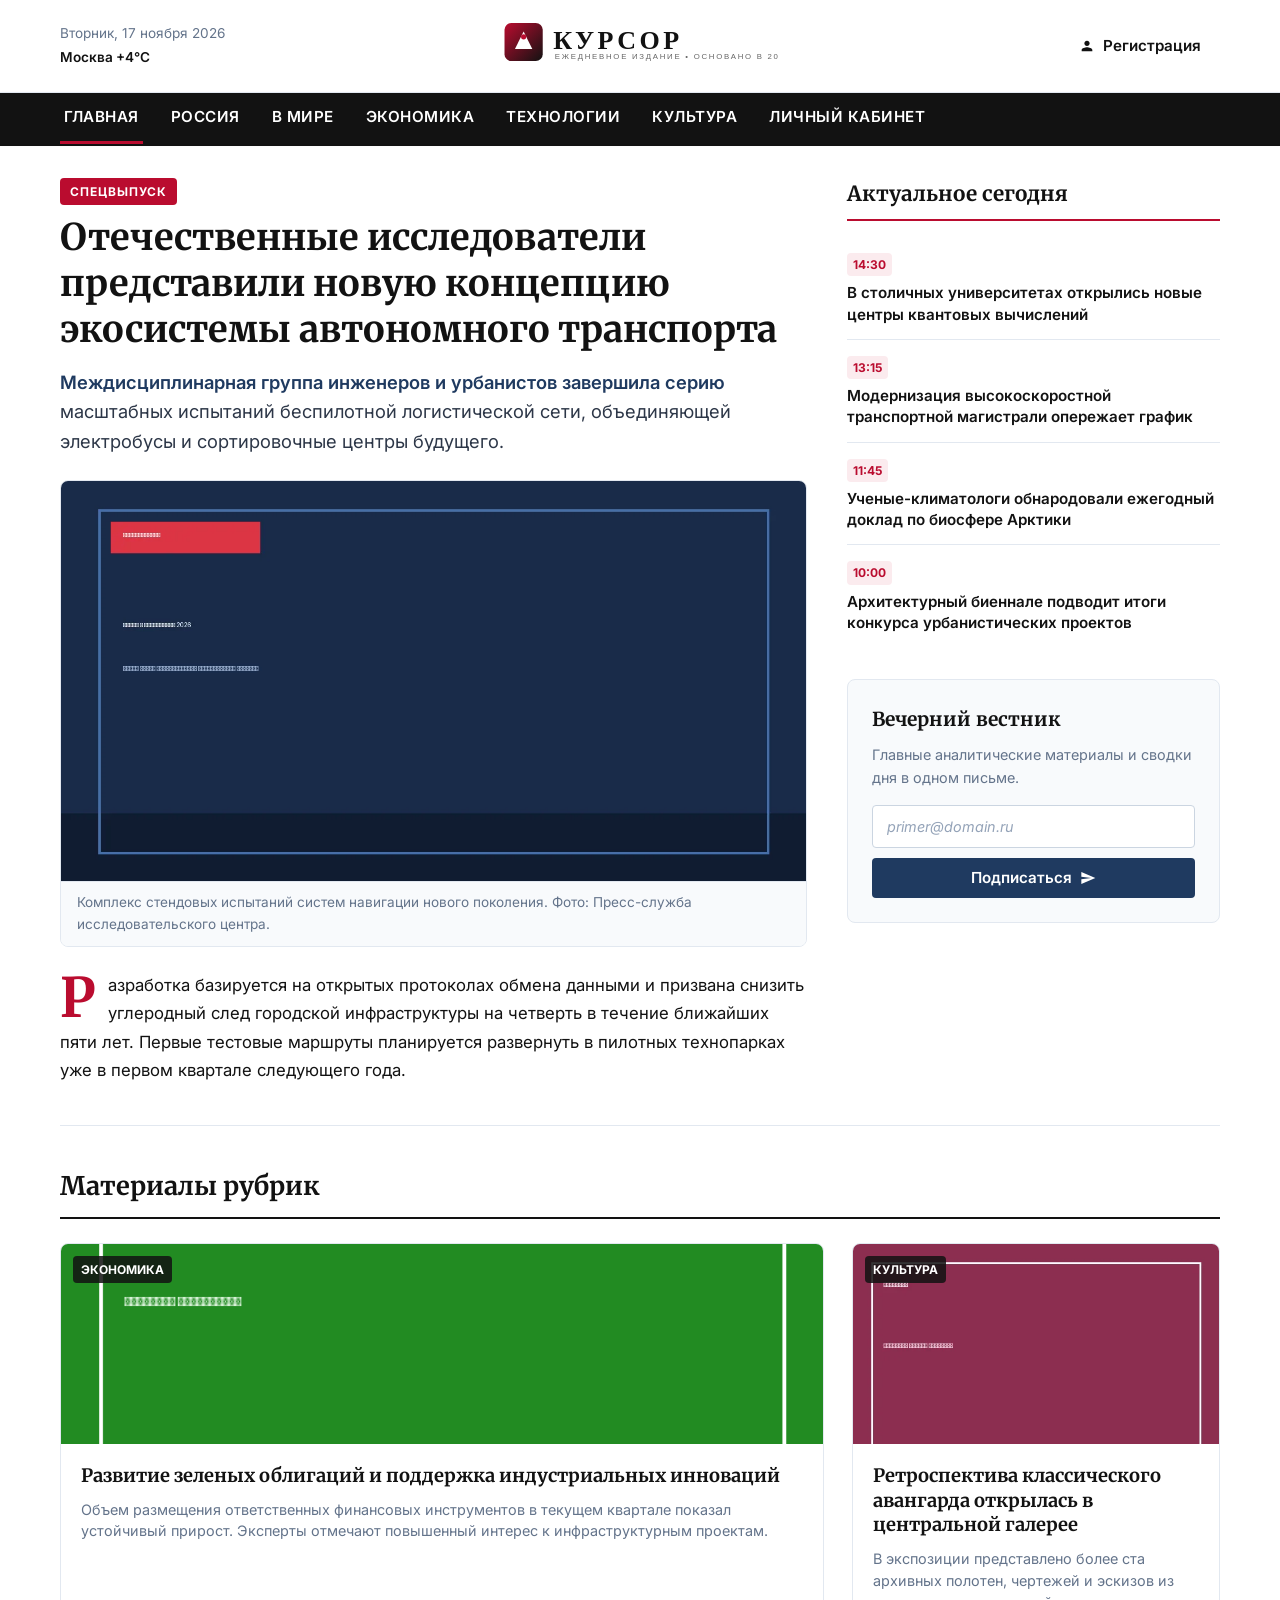
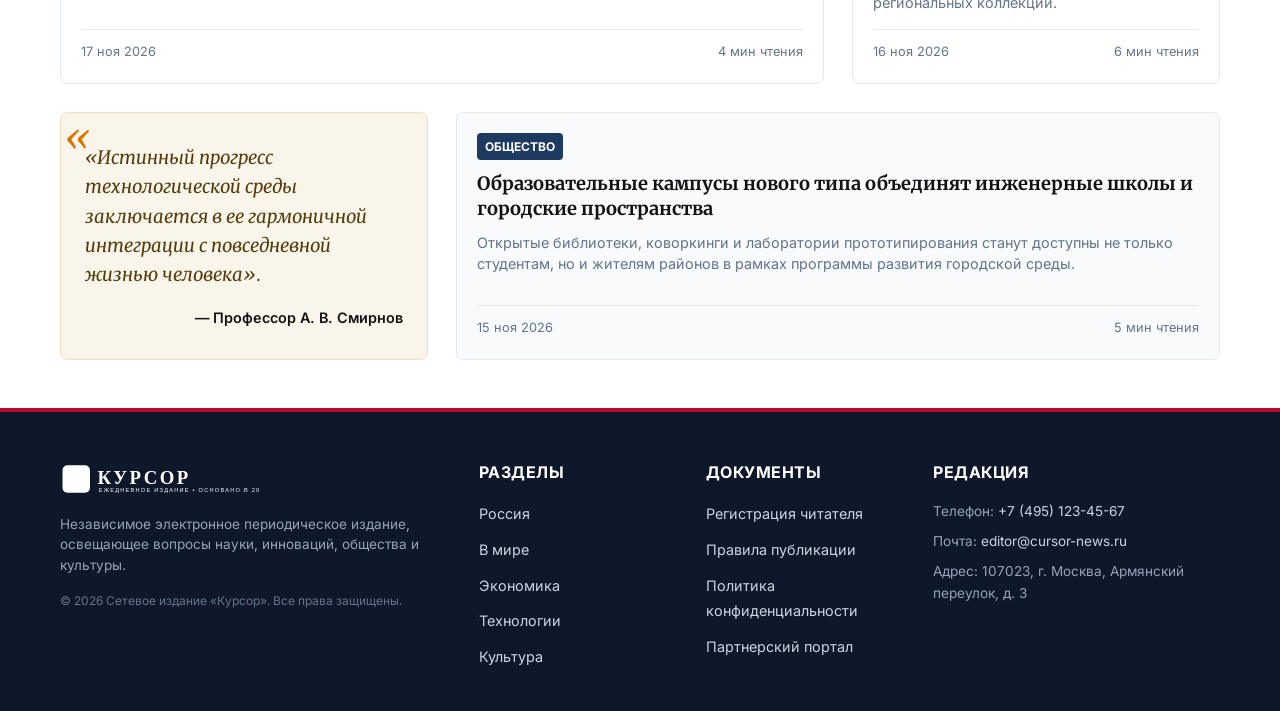
<file: lab1/index.html>
<!DOCTYPE html>
<html lang="ru">
<head>
  <meta charset="UTF-8">
  <meta name="viewport" content="width=device-width, initial-scale=1.0">
  <meta name="description" content="Информационный портал Курсор: свежие новости науки, технологий, культуры и общества.">
  <title>Курсор — Информационно-аналитический журнал</title>
  <link rel="stylesheet" href="css/normalize.css">
  <link rel="stylesheet" href="css/style.css">
</head>
<body>
  <header class="site-header">
    <div class="header-top container">
      <div class="header-date">
        <time datetime="2026-11-17">Вторник, 17 ноября 2026</time>
        <span class="header-city">Москва +4°C</span>
      </div>

      <div class="header-brand">
        <a href="index.html" class="brand-link">
          <img src="images/logo.svg" alt="Логотип издания Курсор" width="280" height="52" class="brand-logo">
        </a>
      </div>

      <div class="header-actions">
        <a href="form.html" class="btn btn-primary nav-action-btn">
          <svg class="icon" viewBox="0 0 24 24" width="16" height="16" fill="currentColor" aria-hidden="true">
            <path d="M12 12c2.21 0 4-1.79 4-4s-1.79-4-4-4-4 1.79-4 4 1.79 4 4 4zm0 2c-2.67 0-8 1.34-8 4v2h16v-2c0-2.66-5.33-4-8-4z"/>
          </svg>
          <span>Регистрация</span>
        </a>
      </div>
    </div>

    <nav class="main-nav" aria-label="Главная навигация">
      <div class="container">
        <ul class="nav-list">
          <li class="nav-item"><a href="index.html" class="nav-link active">Главная</a></li>
          <li class="nav-item"><a href="#russia" class="nav-link">Россия</a></li>
          <li class="nav-item"><a href="#world" class="nav-link">В мире</a></li>
          <li class="nav-item"><a href="#economy" class="nav-link">Экономика</a></li>
          <li class="nav-item"><a href="#tech" class="nav-link">Технологии</a></li>
          <li class="nav-item"><a href="#culture" class="nav-link">Культура</a></li>
          <li class="nav-item"><a href="form.html" class="nav-link">Личный кабинет</a></li>
        </ul>
      </div>
    </nav>
  </header>

  <main class="site-main container">
    <section class="lead-section" id="tech">
      <article class="lead-article">
        <div class="lead-badge">Спецвыпуск</div>
        <h1 class="lead-title">
          <a href="#lead-full">Отечественные исследователи представили новую концепцию экосистемы автономного транспорта</a>
        </h1>
        <p class="lead-intro">
          Междисциплинарная группа инженеров и урбанистов завершила серию масштабных испытаний беспилотной логистической сети, объединяющей электробусы и сортировочные центры будущего.
        </p>

        <figure class="lead-figure">
          <picture>
            <source srcset="images/hero-news.webp" type="image/webp">
            <img src="images/hero-news.jpg" alt="Инновационная лаборатория автономных систем" width="1200" height="675" class="lead-image" loading="lazy">
          </picture>
          <figcaption class="lead-caption">
            Комплекс стендовых испытаний систем навигации нового поколения. Фото: Пресс-служба исследовательского центра.
          </figcaption>
        </figure>

        <p class="lead-text">
          Разработка базируется на открытых протоколах обмена данными и призвана снизить углеродный след городской инфраструктуры на четверть в течение ближайших пяти лет. Первые тестовые маршруты планируется развернуть в пилотных технопарках уже в первом квартале следующего года.
        </p>
      </article>

      <aside class="sidebar-news">
        <div class="sidebar-block">
          <h2 class="sidebar-heading">Актуальное сегодня</h2>
          <ul class="sidebar-list">
            <li class="sidebar-item">
              <span class="news-time">14:30</span>
              <a href="#item1" class="sidebar-link">В столичных университетах открылись новые центры квантовых вычислений</a>
            </li>
            <li class="sidebar-item">
              <span class="news-time">13:15</span>
              <a href="#item2" class="sidebar-link">Модернизация высокоскоростной транспортной магистрали опережает график</a>
            </li>
            <li class="sidebar-item">
              <span class="news-time">11:45</span>
              <a href="#item3" class="sidebar-link">Ученые-климатологи обнародовали ежегодный доклад по биосфере Арктики</a>
            </li>
            <li class="sidebar-item">
              <span class="news-time">10:00</span>
              <a href="#item4" class="sidebar-link">Архитектурный биеннале подводит итоги конкурса урбанистических проектов</a>
            </li>
          </ul>
        </div>

        <div class="subscribe-card">
          <h3 class="subscribe-title">Вечерний вестник</h3>
          <p class="subscribe-desc">Главные аналитические материалы и сводки дня в одном письме.</p>
          <form class="subscribe-form" action="https://httpbin.org/post" method="POST">
            <label for="sub-email" class="visually-hidden">Ваш электронный адрес</label>
            <input type="email" id="sub-email" name="subscriber_email" placeholder="primer@domain.ru" required class="input-text">
            <button type="submit" class="btn btn-secondary btn-block">
              <span>Подписаться</span>
              <svg class="icon" viewBox="0 0 24 24" width="16" height="16" fill="currentColor" aria-hidden="true">
                <path d="M2.01 21L23 12 2.01 3 2 10l15 2-15 2z"/>
              </svg>
            </button>
          </form>
        </div>
      </aside>
    </section>

    <section class="topics-grid" id="economy">
      <h2 class="section-title">Материалы рубрик</h2>
      <div class="cards-wrapper">
        <article class="news-card news-card--featured">
          <div class="card-image-wrap">
            <img src="images/economy.png" alt="Графики экономических показателей" width="600" height="400" class="card-img" loading="lazy">
            <span class="card-tag">Экономика</span>
          </div>
          <div class="card-content">
            <h3 class="card-title">
              <a href="#econ-1">Развитие зеленых облигаций и поддержка индустриальных инноваций</a>
            </h3>
            <p class="card-excerpt">
              Объем размещения ответственных финансовых инструментов в текущем квартале показал устойчивый прирост. Эксперты отмечают повышенный интерес к инфраструктурным проектам.
            </p>
            <div class="card-meta">
              <time datetime="2026-11-17">17 ноя 2026</time>
              <span class="card-read-time">4 мин чтения</span>
            </div>
          </div>
        </article>

        <article class="news-card" id="culture">
          <div class="card-image-wrap">
            <picture>
              <source srcset="images/culture.webp" type="image/webp">
              <img src="images/culture.jpg" alt="Театральная сцена и декорации" width="600" height="400" class="card-img" loading="lazy">
            </picture>
            <span class="card-tag">Культура</span>
          </div>
          <div class="card-content">
            <h3 class="card-title">
              <a href="#cult-1">Ретроспектива классического авангарда открылась в центральной галерее</a>
            </h3>
            <p class="card-excerpt">
              В экспозиции представлено более ста архивных полотен, чертежей и эскизов из региональных коллекций.
            </p>
            <div class="card-meta">
              <time datetime="2026-11-16">16 ноя 2026</time>
              <span class="card-read-time">6 мин чтения</span>
            </div>
          </div>
        </article>

        <article class="news-card quote-card">
          <div class="quote-wrapper">
            <blockquote class="featured-quote">
              «Истинный прогресс технологической среды заключается в ее гармоничной интеграции с повседневной жизнью человека».
            </blockquote>
            <cite class="quote-author">— Профессор А. В. Смирнов</cite>
          </div>
        </article>

        <article class="news-card news-card--wide" id="russia">
          <div class="card-content">
            <span class="card-inline-tag">Общество</span>
            <h3 class="card-title">
              <a href="#society-1">Образовательные кампусы нового типа объединят инженерные школы и городские пространства</a>
            </h3>
            <p class="card-excerpt">
              Открытые библиотеки, коворкинги и лаборатории прототипирования станут доступны не только студентам, но и жителям районов в рамках программы развития городской среды.
            </p>
            <div class="card-meta">
              <time datetime="2026-11-15">15 ноя 2026</time>
              <span class="card-read-time">5 мин чтения</span>
            </div>
          </div>
        </article>
      </div>
    </section>
  </main>

  <footer class="site-footer">
    <div class="container footer-grid">
      <div class="footer-col brand-col">
        <div class="footer-logo">
          <img src="images/logo.svg" alt="Курсор" width="200" height="38">
        </div>
        <p class="footer-desc">
          Независимое электронное периодическое издание, освещающее вопросы науки, инноваций, общества и культуры.
        </p>
        <p class="footer-copy">&copy; 2026 Сетевое издание «Курсор». Все права защищены.</p>
      </div>

      <div class="footer-col">
        <h4 class="footer-title">Разделы</h4>
        <ul class="footer-links">
          <li><a href="#russia">Россия</a></li>
          <li><a href="#world">В мире</a></li>
          <li><a href="#economy">Экономика</a></li>
          <li><a href="#tech">Технологии</a></li>
          <li><a href="#culture">Культура</a></li>
        </ul>
      </div>

      <div class="footer-col">
        <h4 class="footer-title">Документы</h4>
        <ul class="footer-links">
          <li><a href="form.html">Регистрация читателя</a></li>
          <li><a href="#rules">Правила публикации</a></li>
          <li><a href="#privacy">Политика конфиденциальности</a></li>
          <li><a href="https://mospolytech.ru" target="_blank" rel="noopener noreferrer">Партнерский портал</a></li>
        </ul>
      </div>

      <div class="footer-col">
        <h4 class="footer-title">Редакция</h4>
        <address class="footer-contacts">
          <p class="contact-item">
            Телефон: <a href="tel:+74951234567" class="contact-link">+7 (495) 123-45-67</a>
          </p>
          <p class="contact-item">
            Почта: <a href="mailto:editor@cursor-news.ru" class="contact-link">editor@cursor-news.ru</a>
          </p>
          <p class="contact-item">Адрес: 107023, г. Москва, Армянский переулок, д. 3</p>
        </address>
      </div>
    </div>
  </footer>
</body>
</html>
</file>
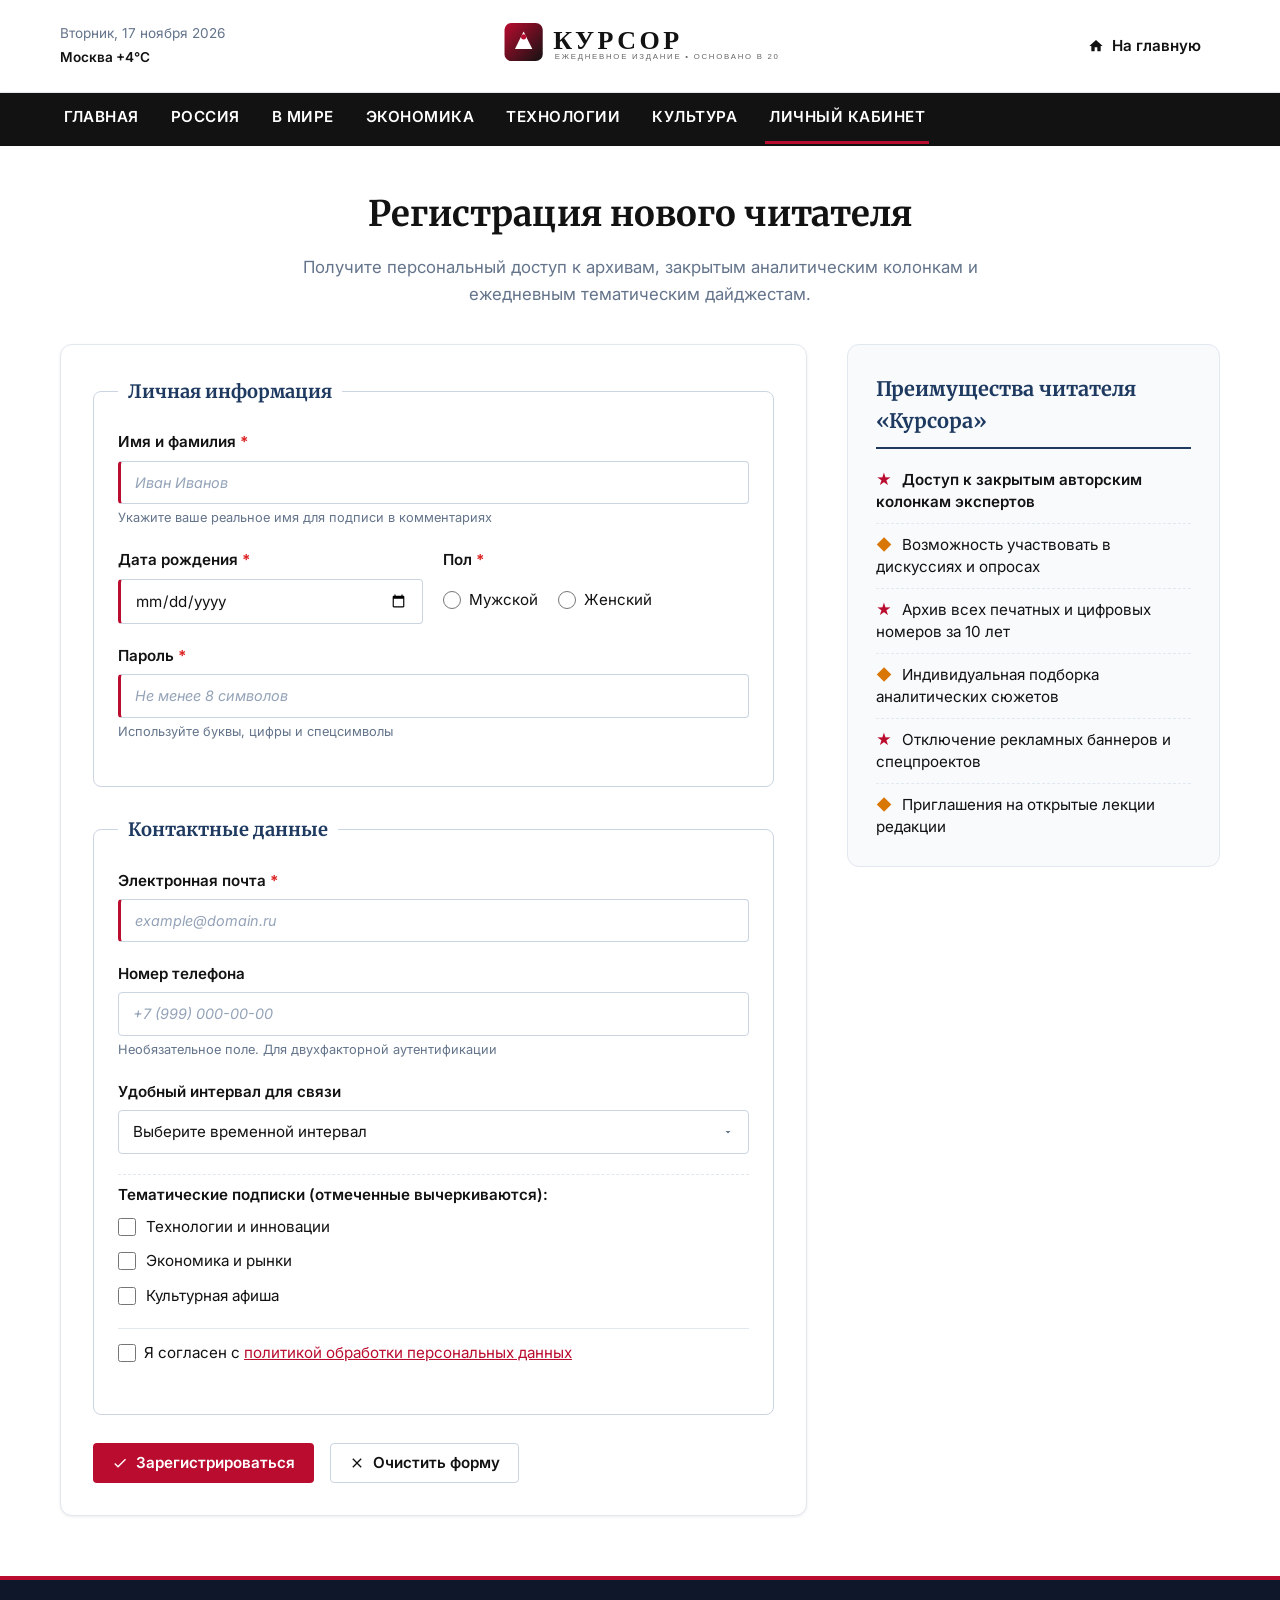
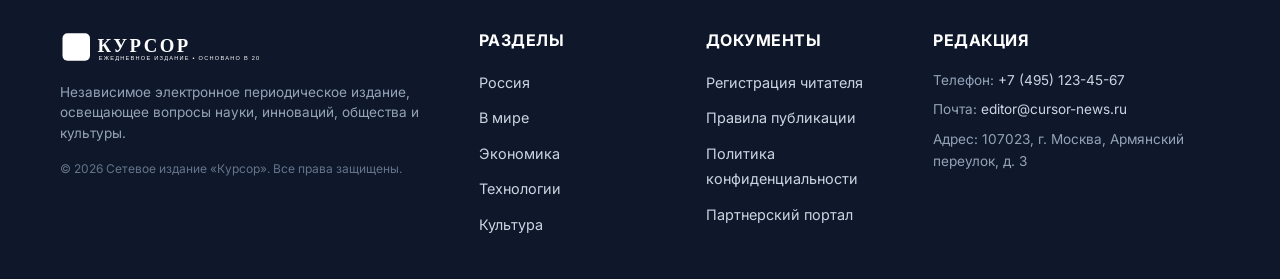
<file: lab1/form.html>
<!DOCTYPE html>
<html lang="ru">
<head>
  <meta charset="UTF-8">
  <meta name="viewport" content="width=device-width, initial-scale=1.0">
  <meta name="description" content="Регистрация нового читателя в информационно-аналитическом журнале Курсор.">
  <title>Регистрация читателя — Журнал «Курсор»</title>
  <link rel="stylesheet" href="css/normalize.css">
  <link rel="stylesheet" href="css/style.css">
</head>
<body class="page-form">
  <header class="site-header">
    <div class="header-top container">
      <div class="header-date">
        <time datetime="2026-11-17">Вторник, 17 ноября 2026</time>
        <span class="header-city">Москва +4°C</span>
      </div>

      <div class="header-brand">
        <a href="index.html" class="brand-link">
          <img src="images/logo.svg" alt="Логотип издания Курсор" width="280" height="52" class="brand-logo">
        </a>
      </div>

      <div class="header-actions">
        <a href="index.html" class="btn btn-secondary nav-action-btn">
          <svg class="icon" viewBox="0 0 24 24" width="16" height="16" fill="currentColor" aria-hidden="true">
            <path d="M10 20v-6h4v6h5v-8h3L12 3 2 12h3v8z"/>
          </svg>
          <span>На главную</span>
        </a>
      </div>
    </div>

    <nav class="main-nav" aria-label="Главная навигация">
      <div class="container">
        <ul class="nav-list">
          <li class="nav-item"><a href="index.html" class="nav-link">Главная</a></li>
          <li class="nav-item"><a href="index.html#russia" class="nav-link">Россия</a></li>
          <li class="nav-item"><a href="index.html#world" class="nav-link">В мире</a></li>
          <li class="nav-item"><a href="index.html#economy" class="nav-link">Экономика</a></li>
          <li class="nav-item"><a href="index.html#tech" class="nav-link">Технологии</a></li>
          <li class="nav-item"><a href="index.html#culture" class="nav-link">Культура</a></li>
          <li class="nav-item"><a href="form.html" class="nav-link active">Личный кабинет</a></li>
        </ul>
      </div>
    </nav>
  </header>

  <main class="site-main form-main container">
    <section class="form-section">
      <div class="form-header">
        <h1 class="form-title">Регистрация нового читателя</h1>
        <p class="form-subtitle">
          Получите персональный доступ к архивам, закрытым аналитическим колонкам и ежедневным тематическим дайджестам.
        </p>
      </div>

      <div class="form-layout">
        <form class="registration-form" action="https://httpbin.org/post" method="POST">
          <!-- Группа 1: Личная информация -->
          <fieldset class="form-fieldset">
            <legend class="form-legend">Личная информация</legend>

            <div class="form-group">
              <label for="reg-name" class="form-label required-label">Имя и фамилия</label>
              <input type="text" id="reg-name" name="fullname" placeholder="Иван Иванов" required class="form-control">
              <span class="field-hint">Укажите ваше реальное имя для подписи в комментариях</span>
            </div>

            <div class="form-row">
              <div class="form-group form-col">
                <label for="reg-birthday" class="form-label required-label">Дата рождения</label>
                <input type="date" id="reg-birthday" name="birth_date" required class="form-control">
              </div>

              <div class="form-group form-col">
                <span class="form-label required-label">Пол</span>
                <div class="radio-group" role="radiogroup" aria-label="Выбор пола">
                  <label class="custom-choice-label">
                    <input type="radio" name="gender" value="male" required class="choice-input">
                    <span class="choice-text">Мужской</span>
                  </label>
                  <label class="custom-choice-label">
                    <input type="radio" name="gender" value="female" class="choice-input">
                    <span class="choice-text">Женский</span>
                  </label>
                </div>
              </div>
            </div>

            <div class="form-group">
              <label for="reg-password" class="form-label required-label">Пароль</label>
              <input type="password" id="reg-password" name="password" placeholder="Не менее 8 символов" minlength="8" required class="form-control">
              <span class="field-hint">Используйте буквы, цифры и спецсимволы</span>
            </div>
          </fieldset>

          <!-- Группа 2: Контактные данные -->
          <fieldset class="form-fieldset">
            <legend class="form-legend">Контактные данные</legend>

            <div class="form-group">
              <label for="reg-email" class="form-label required-label">Электронная почта</label>
              <input type="email" id="reg-email" name="email" placeholder="example@domain.ru" required class="form-control">
            </div>

            <div class="form-group">
              <label for="reg-phone" class="form-label">Номер телефона</label>
              <input type="tel" id="reg-phone" name="phone" placeholder="+7 (999) 000-00-00" pattern="[\+]?[0-9\s\-\(\)]+" class="form-control">
              <span class="field-hint">Необязательное поле. Для двухфакторной аутентификации</span>
            </div>

            <div class="form-group">
              <label for="reg-time-slot" class="form-label">Удобный интервал для связи</label>
              <select id="reg-time-slot" name="preferred_contact_time" class="form-control select-control">
                <option value="" disabled selected>Выберите временной интервал</option>
                <option value="morning">Утро (08:00 – 12:00)</option>
                <option value="day">День (12:00 – 17:00)</option>
                <option value="evening">Вечер (17:00 – 22:00)</option>
                <option value="night">Ночь (22:00 – 08:00)</option>
              </select>
            </div>

            <div class="form-group strike-group">
              <span class="form-label">Тематические подписки (отмеченные вычеркиваются):</span>
              <div class="checkbox-list">
                <div class="checkbox-item">
                  <input type="checkbox" id="topic-tech" name="topics" value="tech" class="strike-checkbox">
                  <label for="topic-tech" class="strike-label">Технологии и инновации</label>
                </div>
                <div class="checkbox-item">
                  <input type="checkbox" id="topic-economy" name="topics" value="economy" class="strike-checkbox">
                  <label for="topic-economy" class="strike-label">Экономика и рынки</label>
                </div>
                <div class="checkbox-item">
                  <input type="checkbox" id="topic-culture" name="topics" value="culture" class="strike-checkbox">
                  <label for="topic-culture" class="strike-label">Культурная афиша</label>
                </div>
              </div>
            </div>

            <div class="form-group checkbox-consent">
              <label class="custom-choice-label">
                <input type="checkbox" name="terms" required class="choice-input">
                <span class="choice-text">Я согласен с <a href="#privacy" class="inline-link">политикой обработки персональных данных</a></span>
              </label>
            </div>
          </fieldset>

          <div class="form-actions">
            <button type="submit" class="btn btn-primary btn-submit">
              <svg class="icon" viewBox="0 0 24 24" width="18" height="18" fill="currentColor" aria-hidden="true">
                <path d="M9 16.2L4.8 12l-1.4 1.4L9 19 21 7l-1.4-1.4L9 16.2z"/>
              </svg>
              <span>Зарегистрироваться</span>
            </button>

            <button type="reset" class="btn btn-outline">
              <svg class="icon" viewBox="0 0 24 24" width="16" height="16" fill="currentColor" aria-hidden="true">
                <path d="M19 6.41L17.59 5 12 10.59 6.41 5 5 6.41 10.59 12 5 17.59 6.41 19 12 13.41 17.59 19 19 17.59 13.41 12z"/>
              </svg>
              <span>Очистить форму</span>
            </button>
          </div>
        </form>

        <aside class="form-info-panel">
          <div class="info-card">
            <h2 class="info-card-title">Преимущества читателя «Курсора»</h2>
            <ul class="benefits-list">
              <li>Доступ к закрытым авторским колонкам экспертов</li>
              <li>Возможность участвовать в дискуссиях и опросах</li>
              <li>Архив всех печатных и цифровых номеров за 10 лет</li>
              <li>Индивидуальная подборка аналитических сюжетов</li>
              <li>Отключение рекламных баннеров и спецпроектов</li>
              <li>Приглашения на открытые лекции редакции</li>
            </ul>
          </div>
        </aside>
      </div>
    </section>
  </main>

  <footer class="site-footer">
    <div class="container footer-grid">
      <div class="footer-col brand-col">
        <div class="footer-logo">
          <img src="images/logo.svg" alt="Курсор" width="200" height="38">
        </div>
        <p class="footer-desc">
          Независимое электронное периодическое издание, освещающее вопросы науки, инноваций, общества и культуры.
        </p>
        <p class="footer-copy">&copy; 2026 Сетевое издание «Курсор». Все права защищены.</p>
      </div>

      <div class="footer-col">
        <h4 class="footer-title">Разделы</h4>
        <ul class="footer-links">
          <li><a href="index.html#russia">Россия</a></li>
          <li><a href="index.html#world">В мире</a></li>
          <li><a href="index.html#economy">Экономика</a></li>
          <li><a href="index.html#tech">Технологии</a></li>
          <li><a href="index.html#culture">Культура</a></li>
        </ul>
      </div>

      <div class="footer-col">
        <h4 class="footer-title">Документы</h4>
        <ul class="footer-links">
          <li><a href="form.html">Регистрация читателя</a></li>
          <li><a href="#rules">Правила публикации</a></li>
          <li><a href="#privacy">Политика конфиденциальности</a></li>
          <li><a href="https://mospolytech.ru" target="_blank" rel="noopener noreferrer">Партнерский портал</a></li>
        </ul>
      </div>

      <div class="footer-col">
        <h4 class="footer-title">Редакция</h4>
        <address class="footer-contacts">
          <p class="contact-item">
            Телефон: <a href="tel:+74951234567" class="contact-link">+7 (495) 123-45-67</a>
          </p>
          <p class="contact-item">
            Почта: <a href="mailto:editor@cursor-news.ru" class="contact-link">editor@cursor-news.ru</a>
          </p>
          <p class="contact-item">Адрес: 107023, г. Москва, Армянский переулок, д. 3</p>
        </address>
      </div>
    </div>
  </footer>
</body>
</html>
</file>
<file: lab1/css/style.css>
/* ==========================================================================
   Курсор — Информационно-аналитический журнал
   Лабораторные работы 1–7 (CSS основы, позиционирование, изображения, формы, псевдоклассы/элементы)
   ========================================================================== */

/* 1. Подключение шрифтов Google Fonts (кириллица: Inter + Merriweather) */
@import url('https://fonts.googleapis.com/css2?family=Inter:wght@400;500;600;700&family=Merriweather:ital,wght@0,400;0,700;1,400&display=swap');

/* ==========================================================================
   7.1. Псевдокласс :root — CSS переменные (Цветовая палитра и типографика)
   ========================================================================== */
:root {
  --color-primary: #ba0c2f;       /* Бордовый акцент ведущего издания */
  --color-primary-dark: #8c0923;
  --color-primary-light: #fbebee;
  --color-secondary: #1f3a60;     /* Темно-синий */
  --color-accent: #d97706;        /* Янтарный */
  --color-dark: #121212;          /* Основной темный текст */
  --color-dark-subtle: #2d3748;
  --color-muted: #64748b;         /* Второстепенный текст */
  --color-light: #f8fafc;         /* Фоновый светлый */
  --color-border: #e2e8f0;        /* Разделители */
  --color-border-dark: #cbd5e1;
  --color-white: #ffffff;
  --color-required: #dc2626;

  --font-sans: 'Inter', -apple-system, BlinkMacSystemFont, 'Segoe UI', Roboto, sans-serif;
  --font-serif: 'Merriweather', Georgia, serif;

  --container-max-width: 1200px;
  --header-height: 80px;
  --border-radius-sm: 4px;
  --border-radius-md: 8px;
  --border-radius-lg: 12px;

  --shadow-sm: 0 1px 3px rgba(0, 0, 0, 0.08);
  --shadow-md: 0 4px 6px -1px rgba(0, 0, 0, 0.1), 0 2px 4px -2px rgba(0, 0, 0, 0.06);
}

/* ==========================================================================
   4.1. Блочная модель для всех элементов (box-sizing: border-box)
   ========================================================================== */
*,
*::before,
*::after {
  box-sizing: border-box;
}

/* ==========================================================================
   7.2. Кастомное выделение текста (::selection)
   ========================================================================== */
::selection {
  background-color: var(--color-primary-light);
  color: var(--color-primary-dark);
}

::-moz-selection {
  background-color: var(--color-primary-light);
  color: var(--color-primary-dark);
}

/* ==========================================================================
   3.1. Базовые стили страницы и Лаба 2: Общая архитектура сетки (Flexbox + Grid)
   --------------------------------------------------------------------------
   Как задана сетка:
   - Внешний каркас страницы (body) построен на CSS Flexbox в вертикальном
     направлении (flex-direction: column), что позволяет прижать footer к низу
     экрана при любом объеме контента.
   - Внутренние двумерные секции (главный блок с сайдбаром, газетная сетка
     карточек, макет формы и подвал) построены на CSS Grid.
   ========================================================================== */
html {
  font-size: 16px;
  scroll-behavior: smooth;
}

/* [FLEX-КОНТЕЙНЕР: родитель] — вертикальный flex-поток для sticky footer */
body {
  margin: 0;
  font-family: var(--font-sans);
  font-size: 1rem;
  font-weight: 400;
  line-height: 1.6;
  color: var(--color-dark);
  background-color: var(--color-white);
  min-height: 100vh;
  display: flex;           /* Активирует Flexbox для дочерних header, main, footer */
  flex-direction: column;  /* Главная ось направлена сверху вниз */
}

/* [FLEX-ЭЛЕМЕНТ: дочерний] — основная часть растягивается на всё свободное место */
.site-main {
  flex: 1 0 auto;          /* flex-grow: 1 (растягивается), flex-shrink: 0, flex-basis: auto */
  width: 100%;
}

/* [FLEX-ЭЛЕМЕНТ: дочерний] — отступ сверху auto прижимает подвал к нижней границе */
.site-footer {
  margin-top: auto;
}

/* Контейнер страницы (max-width, min-width, margin: 0 auto) */
.container {
  width: 100%;
  max-width: var(--container-max-width);
  min-width: 320px;
  margin-left: auto;
  margin-right: auto;
  padding-left: 20px;
  padding-right: 20px;
}

.visually-hidden {
  position: absolute;
  width: 1px;
  height: 1px;
  padding: 0;
  margin: -1px;
  overflow: hidden;
  clip: rect(0, 0, 0, 0);
  white-space: nowrap;
  border: 0;
}

/* ==========================================================================
   3.2. Стилизация ссылок (:link, :visited, :hover, :active, :focus)
   ========================================================================== */
a:link {
  color: var(--color-dark);
  text-decoration: none;
}

a:visited {
  color: var(--color-dark-subtle);
}

a:hover {
  color: var(--color-primary);
  text-decoration: underline;
}

a:focus {
  outline: 2px solid var(--color-primary);
  outline-offset: 2px;
}

a:active {
  color: var(--color-primary-dark);
}

.inline-link {
  color: var(--color-primary) !important;
  text-decoration: underline !important;
}

/* ==========================================================================
   Шапка издания (Header) и Позиционирование (sticky, relative, absolute, z-index)
   ========================================================================== */
.site-header {
  position: relative;
  background-color: var(--color-white);
  border-bottom: 2px solid var(--color-dark);
}

/* [FLEX-КОНТЕЙНЕР: родитель] — верхняя полоса шапки (дата, логотип, кнопка) */
.header-top {
  display: flex;
  flex-direction: row;           /* Элементы выстраиваются в горизонтальную строку */
  flex-wrap: wrap;               /* Разрешает перенос на узких экранах */
  justify-content: space-between;/* Равномерно распределяет по главной оси */
  align-items: center;           /* Выравнивает по центру поперечной оси */
  align-content: center;         /* Выравнивание строк при переносе */
  gap: 16px;                     /* Отступы между flex-элементами */
  padding-top: 16px;
  padding-bottom: 16px;
  min-height: var(--header-height);
}

/* [FLEX-ЭЛЕМЕНТ: дочерний] — блок с датой и погодой */
.header-date {
  font-size: 0.85rem;
  color: var(--color-muted);
  display: flex;
  flex-direction: column;
  gap: 2px;
  flex-basis: 180px;             /* Базовый размер элемента вдоль главной оси */
}

.header-city {
  font-weight: 600;
  color: var(--color-dark);
}

/* [FLEX-ЭЛЕМЕНТ: дочерний] — логотип по центру */
.header-brand {
  text-align: center;
  flex-grow: 1;                  /* Занимает доступное пространство по центру */
}

.brand-link {
  display: inline-block;
  text-decoration: none !important;
}

.brand-logo {
  height: 52px;
  width: auto;
  max-width: 280px;
  object-fit: contain;
}

/* [FLEX-ЭЛЕМЕНТ: дочерний] — кнопка входа/регистрации справа */
.header-actions {
  display: flex;
  align-items: center;
  justify-content: flex-end;
  gap: 12px;
  flex-basis: 180px;             /* Симметрично .header-date для точного центрирования логотипа */
  align-self: center;            /* Индивидуальное выравнивание по поперечной оси */
}

/* Навигационное меню (Sticky-позиционирование и z-index) */
.main-nav {
  position: sticky;
  top: 0;
  z-index: 100;
  background-color: var(--color-dark);
  border-top: 1px solid var(--color-border);
  box-shadow: var(--shadow-sm);
}

/* [FLEX-КОНТЕЙНЕР: родитель] — горизонтальное меню рубрик */
.nav-list {
  display: flex;
  flex-direction: row;
  flex-wrap: nowrap;             /* Пункты меню не переносятся, прокручиваются на узких экранах */
  justify-content: flex-start;
  align-items: center;
  gap: 24px;
  margin: 0;
  padding: 0;
  list-style: none;
  overflow-x: auto;
}

.nav-item {
  white-space: nowrap;
}

.nav-link:link,
.nav-link:visited {
  display: block;
  padding: 12px 4px;
  font-size: 0.95rem;
  font-weight: 600;
  letter-spacing: 0.5px;
  text-transform: uppercase;
  color: var(--color-white);
  text-decoration: none;
  border-bottom: 3px solid transparent;
  transition: color 0.2s, border-color 0.2s;
}

.nav-link:hover {
  color: #ff9fb2;
  border-bottom-color: var(--color-primary);
  text-decoration: none;
}

.nav-link:active {
  color: var(--color-white);
}

.nav-link.active {
  border-bottom-color: var(--color-primary);
  color: var(--color-white);
}

/* ==========================================================================
   Кнопки (Кнопки с текстом и иконками, псевдоклассы hover/active/focus/disabled)
   ========================================================================== */
.btn {
  display: inline-flex;
  align-items: center;
  justify-content: center;
  gap: 8px;
  padding: 10px 18px;
  font-family: var(--font-sans);
  font-size: 0.95rem;
  font-weight: 600;
  line-height: 1.2;
  border: 1px solid transparent;
  border-radius: var(--border-radius-sm);
  cursor: pointer;
  text-decoration: none !important;
  transition: background-color 0.2s, border-color 0.2s, color 0.2s, box-shadow 0.2s;
}

.btn .icon {
  width: 16px;
  height: 16px;
  flex-shrink: 0;
}

.btn-primary:enabled {
  background-color: var(--color-primary);
  color: var(--color-white);
}

.btn-primary:hover:enabled {
  background-color: var(--color-primary-dark);
}

.btn-primary:active:enabled {
  background-color: #5c0516;
  box-shadow: inset 0 2px 4px rgba(0, 0, 0, 0.2);
}

.btn-primary:focus {
  outline: 2px solid var(--color-primary);
  outline-offset: 2px;
}

.btn-secondary:enabled {
  background-color: var(--color-secondary);
  color: var(--color-white);
}

.btn-secondary:hover:enabled {
  background-color: #142742;
}

.btn-secondary:active:enabled {
  background-color: #0d1a2d;
}

.btn-outline:enabled {
  background-color: transparent;
  border-color: var(--color-border-dark);
  color: var(--color-dark);
}

.btn-outline:hover:enabled {
  background-color: #f1f5f9;
  border-color: var(--color-muted);
}

.btn-outline:active:enabled {
  background-color: #e2e8f0;
}

.btn:disabled {
  opacity: 0.55;
  cursor: not-allowed;
  box-shadow: none;
}

.btn-block {
  width: 100%;
}

/* ==========================================================================
   Основной контент (Main Section, Карточки, Буквица ::first-letter, ::first-line)
   ========================================================================== */
.site-main {
  padding-top: 32px;
  padding-bottom: 48px;
}

/* [GRID-КОНТЕЙНЕР: родитель] — главная секция: статья (2fr) + сайдбар (1fr) */
.lead-section {
  display: grid;
  grid-template-columns: 2fr 1fr;            /* Левая колонка в 2 раза шире правой */
  grid-template-rows: auto;                  /* Высота строки по содержимому */
  grid-template-areas: "lead sidebar";       /* Именованные области сетки */
  gap: 40px;                                 /* Промежуток между колонками */
  align-items: start;                        /* Выравнивание элементов по верхнему краю ячеек */
  padding-bottom: 40px;
  border-bottom: 1px solid var(--color-border);
}

/* [GRID-ЭЛЕМЕНТ: дочерний] — главная статья помещена в область lead */
.lead-article {
  position: relative;
  grid-area: lead;
}

/* 4. Позиционирование бейджа рубрики поверх статьи */
.lead-badge {
  position: absolute;
  top: 0;
  left: 0;
  z-index: 10;
  background-color: var(--color-primary);
  color: var(--color-white);
  font-size: 0.75rem;
  font-weight: 700;
  text-transform: uppercase;
  letter-spacing: 1px;
  padding: 4px 10px;
  border-radius: var(--border-radius-sm);
}

.lead-title {
  margin-top: 36px;
  margin-bottom: 16px;
  font-family: var(--font-serif);
  font-size: 2.3rem;
  font-weight: 700;
  line-height: 1.25;
  color: var(--color-dark);
}

.lead-title a:hover {
  color: var(--color-primary);
  text-decoration: none;
}

/* 7. Псевдоэлемент ::first-line — стилизация первой строки лида */
.lead-intro {
  font-size: 1.15rem;
  line-height: 1.6;
  color: var(--color-dark-subtle);
  margin-bottom: 24px;
}

.lead-intro::first-line {
  font-weight: 600;
  color: var(--color-secondary);
}

/* 5. Изображение, figure, figcaption, picture, object-fit */
.lead-figure {
  margin-top: 20px;
  margin-bottom: 24px;
  border: 1px solid var(--color-border);
  border-radius: var(--border-radius-md);
  overflow: hidden;
}

.lead-image {
  width: 100%;
  height: 400px;
  max-height: 480px;
  min-height: 250px;
  object-fit: cover;
  object-position: center;
  transition: transform 0.3s ease;
}

.lead-caption {
  padding: 10px 16px;
  background-color: var(--color-light);
  font-size: 0.85rem;
  color: var(--color-muted);
  border-top: 1px solid var(--color-border);
}

/* 7. Псевдоэлемент ::first-letter — Буквица первой статьи */
.lead-text {
  font-size: 1.05rem;
  line-height: 1.7;
  color: var(--color-dark);
}

.lead-text::first-letter {
  float: left;
  font-family: var(--font-serif);
  font-size: 3.4rem;
  line-height: 0.85;
  padding-top: 4px;
  padding-right: 12px;
  padding-bottom: 4px;
  color: var(--color-primary);
  font-weight: 700;
}

/* [GRID-ЭЛЕМЕНТ: дочерний] — боковая колонка в области sidebar */
.sidebar-news {
  grid-area: sidebar;
  align-self: start;             /* Прижата к верху ячейки сетки */
  min-width: 280px;
  display: flex;
  flex-direction: column;
  gap: 32px;
}

.sidebar-heading {
  font-family: var(--font-serif);
  font-size: 1.3rem;
  font-weight: 700;
  margin-bottom: 16px;
  padding-bottom: 8px;
  border-bottom: 2px solid var(--color-primary);
}

.sidebar-list {
  list-style: none;
  padding: 0;
  margin: 0;
}

/* 7. Псевдокласс :first-child и :last-child */
.sidebar-item:first-child {
  border-top: none;
}

.sidebar-item {
  padding-top: 14px;
  padding-bottom: 14px;
  border-bottom: 1px solid var(--color-border);
}

.sidebar-item:last-child {
  border-bottom: none;
}

.news-time {
  display: inline-block;
  font-size: 0.75rem;
  font-weight: 700;
  color: var(--color-primary);
  background-color: var(--color-primary-light);
  padding: 2px 6px;
  border-radius: var(--border-radius-sm);
  margin-bottom: 6px;
}

.sidebar-link {
  display: block;
  font-size: 0.95rem;
  font-weight: 600;
  line-height: 1.4;
  color: var(--color-dark);
}

/* Карточка подписки в сайдбаре */
.subscribe-card {
  background-color: var(--color-light);
  padding: 24px;
  border: 1px solid var(--color-border);
  border-radius: var(--border-radius-md);
}

.subscribe-title {
  font-family: var(--font-serif);
  font-size: 1.2rem;
  font-weight: 700;
  margin-bottom: 8px;
}

.subscribe-desc {
  font-size: 0.9rem;
  color: var(--color-muted);
  margin-bottom: 16px;
}

.subscribe-form {
  display: flex;
  flex-direction: column;
  gap: 10px;
}

/* ==========================================================================
   Сетка тематических карточек (Topics Grid)
   ========================================================================== */
.topics-grid {
  padding-top: 40px;
}

.section-title {
  font-family: var(--font-serif);
  font-size: 1.6rem;
  font-weight: 700;
  margin-bottom: 24px;
  padding-bottom: 10px;
  border-bottom: 2px solid var(--color-dark);
}

/* [GRID-КОНТЕЙНЕР: родитель] — газетная 3-колоночная сетка материалов */
.cards-wrapper {
  display: grid;
  grid-template-columns: repeat(3, 1fr);     /* 3 равные колонки (1fr 1fr 1fr) */
  grid-auto-rows: minmax(220px, auto);       /* Минимальная высота автоматически создаваемых строк */
  gap: 28px;                                 /* Зазор между строками и колонками */
  justify-items: stretch;                    /* Растягивание карточек по ширине ячейки */
  align-items: stretch;                      /* Одинаковая высота карточек в одной строке */
}

/* [GRID-ЭЛЕМЕНТ + FLEX-КОНТЕЙНЕР] — карточка является ячейкой Grid и flex-колонкой внутри */
.news-card {
  position: relative;
  background-color: var(--color-white);
  border: 1px solid var(--color-border);
  border-radius: var(--border-radius-md);
  overflow: hidden;
  display: flex;
  flex-direction: column;
  transition: transform 0.2s, box-shadow 0.2s;
}

/* [GRID-ЭЛЕМЕНТ: дочерний] — выделенная карточка занимает 2 колонки (линии с 1 по 3) */
.news-card--featured {
  grid-column: 1 / 3;
  grid-row: 1 / 2;
}

/* [GRID-ЭЛЕМЕНТ: дочерний] — широкая карточка во 2-м ряду занимает линии с 2 по 4 */
.news-card--wide {
  grid-column: 2 / 4;
  background-color: var(--color-light);
}

.card-inline-tag {
  display: inline-block;
  align-self: flex-start;        /* Flex-свойство дочернего элемента внутри .card-content */
  background-color: var(--color-secondary);
  color: var(--color-white);
  font-size: 0.75rem;
  font-weight: 700;
  text-transform: uppercase;
  padding: 4px 8px;
  border-radius: var(--border-radius-sm);
  margin-bottom: 12px;
}

.news-card:hover {
  transform: translateY(-4px);
  box-shadow: var(--shadow-md);
}

.card-image-wrap {
  position: relative;
  width: 100%;
  height: 200px;
  overflow: hidden;
}

.card-img {
  width: 100%;
  height: 100%;
  object-fit: cover;
  object-position: center;
}

.card-tag {
  position: absolute;
  top: 12px;
  left: 12px;
  background-color: rgba(18, 18, 18, 0.85);
  color: var(--color-white);
  font-size: 0.75rem;
  font-weight: 700;
  text-transform: uppercase;
  padding: 4px 8px;
  border-radius: var(--border-radius-sm);
}

.card-content {
  padding: 20px;
  display: flex;
  flex-direction: column;
  flex: 1;
}

.card-title {
  font-family: var(--font-serif);
  font-size: 1.15rem;
  font-weight: 700;
  line-height: 1.35;
  margin-bottom: 10px;
}

.card-excerpt {
  font-size: 0.9rem;
  color: var(--color-muted);
  line-height: 1.5;
  margin-bottom: 16px;
  flex: 1;
}

.card-meta {
  display: flex;
  justify-content: space-between;
  font-size: 0.8rem;
  color: var(--color-muted);
  border-top: 1px solid var(--color-border);
  padding-top: 12px;
}

/* Карточка с цитатой: псевдоэлементы ::before и ::after */
.quote-card {
  background-color: #faf5eb;
  border-color: #f1dfbc;
  justify-content: center;
  padding: 30px 24px;
}

.featured-quote {
  font-family: var(--font-serif);
  font-style: italic;
  font-size: 1.15rem;
  line-height: 1.6;
  color: #553c0a;
  position: relative;
  margin-bottom: 16px;
}

/* 7. Псевдоэлемент ::before для кавычки цитаты */
.featured-quote::before {
  content: '«';
  font-size: 2.4rem;
  line-height: 0;
  position: absolute;
  top: -6px;
  left: -20px;
  color: var(--color-accent);
}

.quote-author {
  display: block;
  font-style: normal;
  font-weight: 600;
  font-size: 0.9rem;
  color: var(--color-dark);
  text-align: right;
}

/* ==========================================================================
   6 & 7. Стилизация форм (form.html, inputs, select, fieldset, legend, etc.)
   ========================================================================== */
.form-main {
  padding-top: 40px;
  padding-bottom: 60px;
}

.form-header {
  text-align: center;
  max-width: 720px;
  margin: 0 auto 36px auto;
}

.form-title {
  font-family: var(--font-serif);
  font-size: 2.2rem;
  font-weight: 700;
  margin-bottom: 12px;
  color: var(--color-dark);
}

.form-subtitle {
  font-size: 1.05rem;
  color: var(--color-muted);
}

/* [GRID-КОНТЕЙНЕР: родитель] — форма (2fr) и информационная панель (1fr) */
.form-layout {
  display: grid;
  grid-template-columns: 2fr 1fr;
  grid-template-areas: "lead sidebar";
  gap: 40px;
  align-items: start;
}

.registration-form {
  background-color: var(--color-white);
  border: 1px solid var(--color-border);
  border-radius: var(--border-radius-lg);
  padding: 32px;
  box-shadow: var(--shadow-sm);
}

/* Fieldset и Legend для группировки полей */
.form-fieldset {
  border: 1px solid var(--color-border-dark);
  border-radius: var(--border-radius-md);
  padding: 24px;
  margin-bottom: 28px;
  min-width: 0;
}

.form-legend {
  font-family: var(--font-serif);
  font-size: 1.15rem;
  font-weight: 700;
  color: var(--color-secondary);
  padding: 0 10px;
}

.form-group {
  margin-bottom: 20px;
}

.form-row {
  display: grid;
  grid-template-columns: 1fr 1fr;
  gap: 20px;
}

.form-label {
  display: block;
  font-size: 0.95rem;
  font-weight: 600;
  margin-bottom: 6px;
  color: var(--color-dark);
}

/* 7. Обязательные поля (:required) и маркер */
.required-label::after {
  content: ' *';
  color: var(--color-required);
  font-weight: bold;
}

/* Оформление инпутов и селектов под общий стиль */
.form-control,
.input-text {
  width: 100%;
  padding: 10px 14px;
  font-family: var(--font-sans);
  font-size: 0.95rem;
  line-height: 1.4;
  color: var(--color-dark);
  background-color: var(--color-white);
  border: 1px solid var(--color-border-dark);
  border-radius: var(--border-radius-sm);
  transition: border-color 0.2s, box-shadow 0.2s;
}

/* 7. Псевдокласс :focus для полей ввода */
.form-control:focus,
.input-text:focus {
  outline: none;
  border-color: var(--color-primary);
  box-shadow: 0 0 0 3px rgba(186, 12, 47, 0.15);
}

/* 7. Стилизация полей, обязательных для заполнения (:required) */
.form-control:required {
  border-left: 3px solid var(--color-primary);
}

/* 7. Псевдоэлемент ::placeholder */
.form-control::placeholder,
.input-text::placeholder {
  color: #94a3b8;
  font-style: italic;
  font-size: 0.9rem;
}

.field-hint {
  display: block;
  font-size: 0.8rem;
  color: var(--color-muted);
  margin-top: 4px;
}

.select-control {
  appearance: none;
  background-image: url("data:image/svg+xml,%3Csvg xmlns='http://www.w3.org/2000/svg' width='12' height='12' viewBox='0 0 24 24' fill='%2364748b'%3E%3Cpath d='M7 10l5 5 5-5z'/%3E%3C/svg%3E");
  background-repeat: no-repeat;
  background-position: right 14px center;
  padding-right: 36px;
}

/* Радиокнопки и чекбоксы */
.radio-group {
  display: flex;
  gap: 20px;
  align-items: center;
  min-height: 42px;
}

.custom-choice-label {
  display: inline-flex;
  align-items: center;
  gap: 8px;
  cursor: pointer;
  font-size: 0.95rem;
}

.choice-input {
  width: 18px;
  height: 18px;
  accent-color: var(--color-primary);
  cursor: pointer;
}

/* 7. Для текста у выбранных радиокнопок и чекбоксов изменить оформление (:checked) */
.choice-input:checked + .choice-text {
  font-weight: 700;
  color: var(--color-primary);
}

/* 7. Ярлыки отмеченных элементов должны быть вычеркнуты */
.strike-group {
  padding-top: 8px;
  border-top: 1px dashed var(--color-border);
}

.checkbox-list {
  display: flex;
  flex-direction: column;
  gap: 10px;
  margin-top: 8px;
}

.checkbox-item {
  display: flex;
  align-items: center;
  gap: 10px;
}

.strike-checkbox {
  width: 18px;
  height: 18px;
  accent-color: var(--color-secondary);
  cursor: pointer;
}

.strike-label {
  font-size: 0.95rem;
  cursor: pointer;
  transition: color 0.2s, text-decoration 0.2s;
}

.strike-checkbox:checked + .strike-label {
  text-decoration: line-through;
  color: var(--color-muted);
}

.checkbox-consent {
  margin-top: 16px;
  padding-top: 12px;
  border-top: 1px solid var(--color-border);
}

.form-actions {
  display: flex;
  gap: 16px;
  margin-top: 24px;
}

/* Сайдбар формы с преимуществами (псевдоклассы группы child/type и псевдоэлементы) */
.form-info-panel {
  min-width: 280px;
}

.info-card {
  background-color: var(--color-light);
  border: 1px solid var(--color-border);
  border-radius: var(--border-radius-lg);
  padding: 28px;
}

.info-card-title {
  font-family: var(--font-serif);
  font-size: 1.25rem;
  font-weight: 700;
  margin-bottom: 20px;
  color: var(--color-secondary);
  border-bottom: 2px solid var(--color-secondary);
  padding-bottom: 10px;
}

.benefits-list {
  list-style: none;
  padding: 0;
  margin: 0;
}

.benefits-list li {
  padding: 10px 0;
  font-size: 0.95rem;
  line-height: 1.45;
  border-bottom: 1px dashed var(--color-border);
}

/* 7. Четные и нечетные элементы списка псевдоэлементов стилизованы иначе */
.benefits-list li:nth-child(odd)::before {
  content: '★ ';
  color: var(--color-primary);
  font-weight: bold;
  margin-right: 6px;
}

.benefits-list li:nth-child(even)::before {
  content: '◆ ';
  color: var(--color-accent);
  font-weight: bold;
  margin-right: 6px;
}

/* 7. Псевдоклассы группы child: first-child, last-child */
.benefits-list li:first-child {
  padding-top: 0;
  font-weight: 600;
}

.benefits-list li:last-child {
  border-bottom: none;
  padding-bottom: 0;
}

/* ==========================================================================
   Подвал сайта (Footer)
   ========================================================================== */
.site-footer {
  background-color: #0f172a;
  color: #94a3b8;
  padding-top: 48px;
  padding-bottom: 32px;
  border-top: 4px solid var(--color-primary);
}

/* [GRID-КОНТЕЙНЕР: родитель] — 4-колоночная сетка подвала с пропорциональными долями */
.footer-grid {
  display: grid;
  grid-template-columns: 2fr 1fr 1fr 1.5fr;
  gap: 36px;
}

.footer-logo img {
  filter: brightness(0) invert(1);
  margin-bottom: 16px;
}

.footer-desc {
  font-size: 0.85rem;
  line-height: 1.5;
  margin-bottom: 16px;
}

.footer-copy {
  font-size: 0.75rem;
  color: #64748b;
}

.footer-title {
  color: var(--color-white);
  font-size: 1rem;
  font-weight: 700;
  text-transform: uppercase;
  letter-spacing: 0.5px;
  margin-bottom: 16px;
}

.footer-links {
  list-style: none;
  padding: 0;
  margin: 0;
}

.footer-links li {
  margin-bottom: 10px;
}

.footer-links a:link,
.footer-links a:visited {
  color: #cbd5e1;
  font-size: 0.9rem;
  text-decoration: none;
  transition: color 0.2s;
}

.footer-links a:hover {
  color: var(--color-white);
  text-decoration: underline;
}

.footer-contacts {
  font-style: normal;
  font-size: 0.85rem;
  line-height: 1.6;
}

.contact-item {
  margin-bottom: 8px;
}

.contact-link:link,
.contact-link:visited {
  color: #cbd5e1;
  text-decoration: none;
}

.contact-link:hover {
  color: var(--color-white);
  text-decoration: underline;
}

/* 7. Псевдоэлемент ::marker для нумерованных или маркированных списков */
ul.marker-styled li::marker {
  color: var(--color-primary);
}

/* ==========================================================================
   Адаптивность (Responsive Design) — перестройка Grid и Flex на меньших экранах
   ========================================================================== */
@media (max-width: 992px) {
  .lead-section,
  .form-layout {
    grid-template-columns: 1fr;
    grid-template-areas:
      "lead"
      "sidebar";
  }

  .cards-wrapper {
    grid-template-columns: repeat(2, 1fr);
  }

  /* Сброс явного растяжения на 2 колонки, чтобы карточки не ломали 2-колоночную сетку */
  .news-card--featured,
  .news-card--wide {
    grid-column: auto;
    grid-row: auto;
  }

  .footer-grid {
    grid-template-columns: 1fr 1fr;
  }
}

@media (max-width: 640px) {
  .header-top {
    flex-direction: column;
    gap: 16px;
    text-align: center;
  }

  /* [FLEX-ЭЛЕМЕНТ: order] — на мобильных логотип ставится первым, выше даты и кнопки */
  .header-brand {
    order: -1;
  }

  .header-date,
  .header-actions {
    flex-basis: auto;
    justify-content: center;
  }

  .cards-wrapper {
    grid-template-columns: 1fr;
  }

  .form-row {
    grid-template-columns: 1fr;
  }

  .footer-grid {
    grid-template-columns: 1fr;
  }

  .lead-title {
    font-size: 1.7rem;
  }
}
</file>
